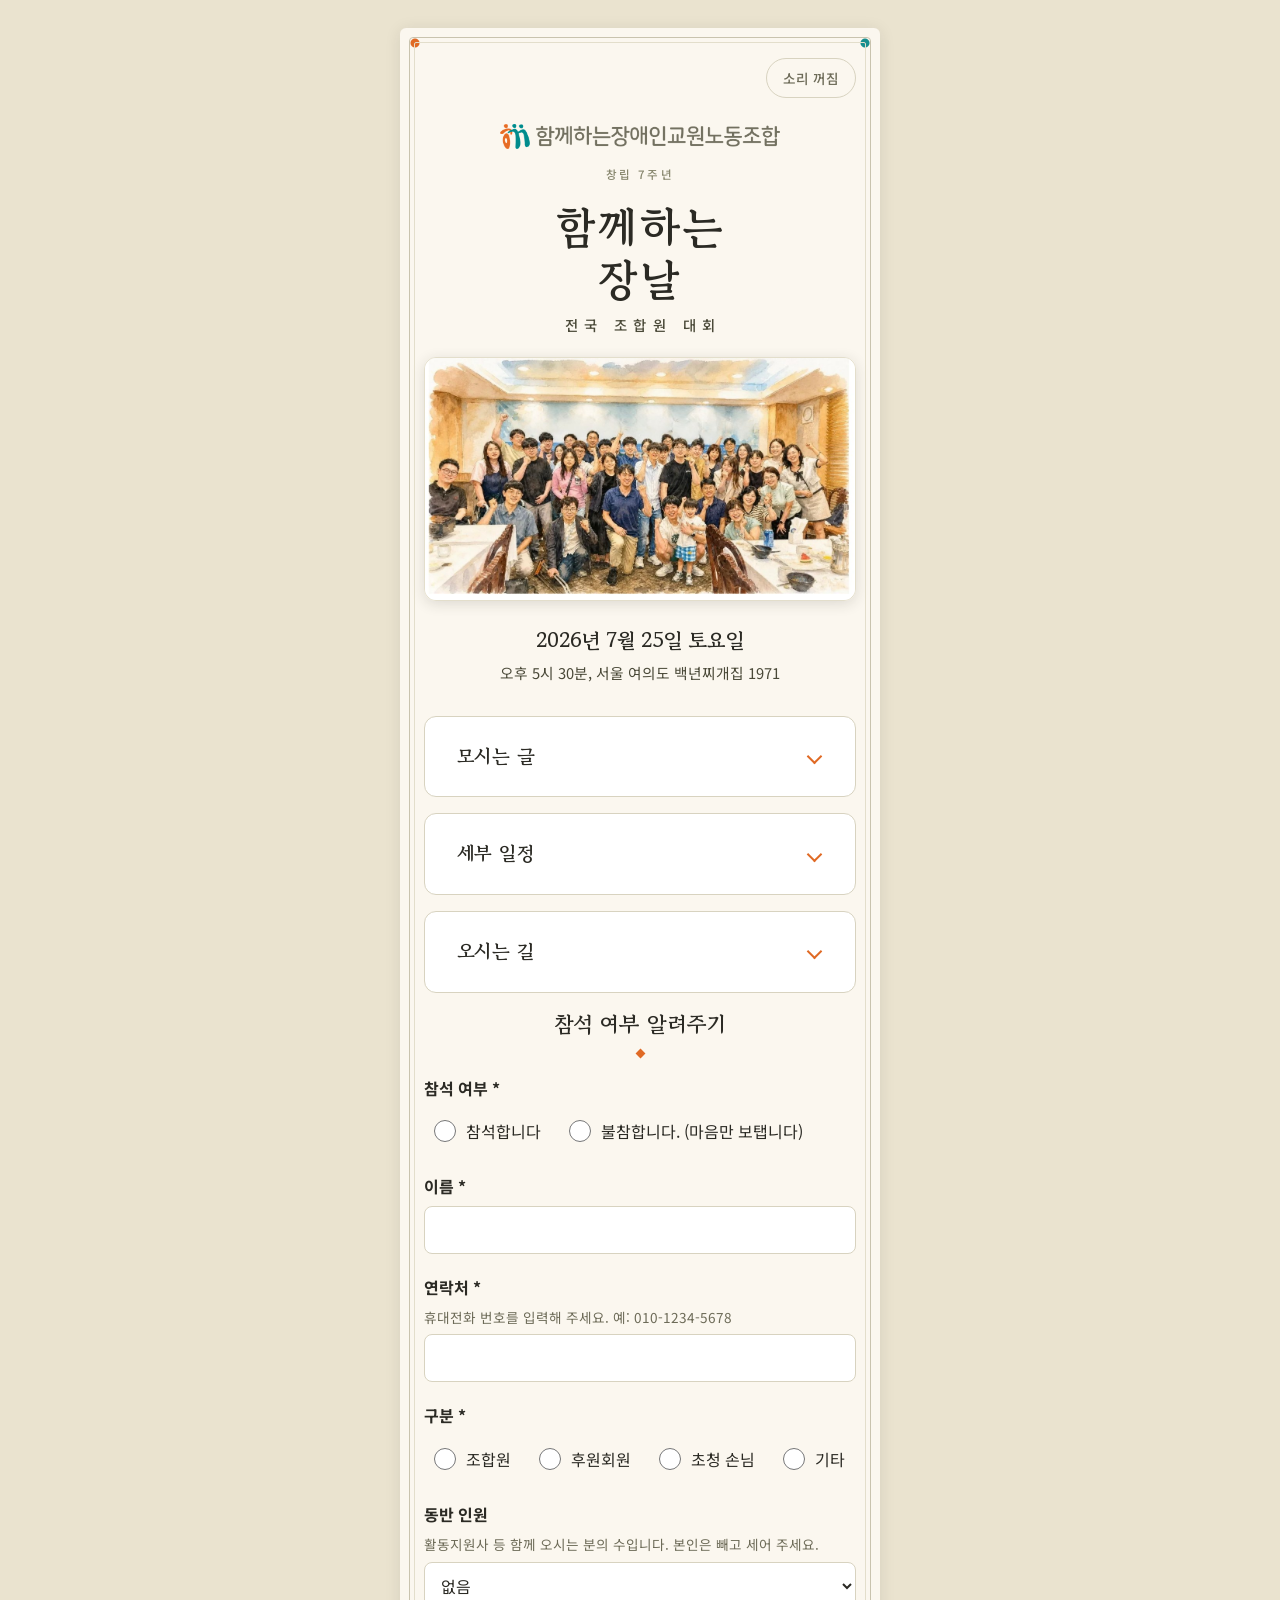
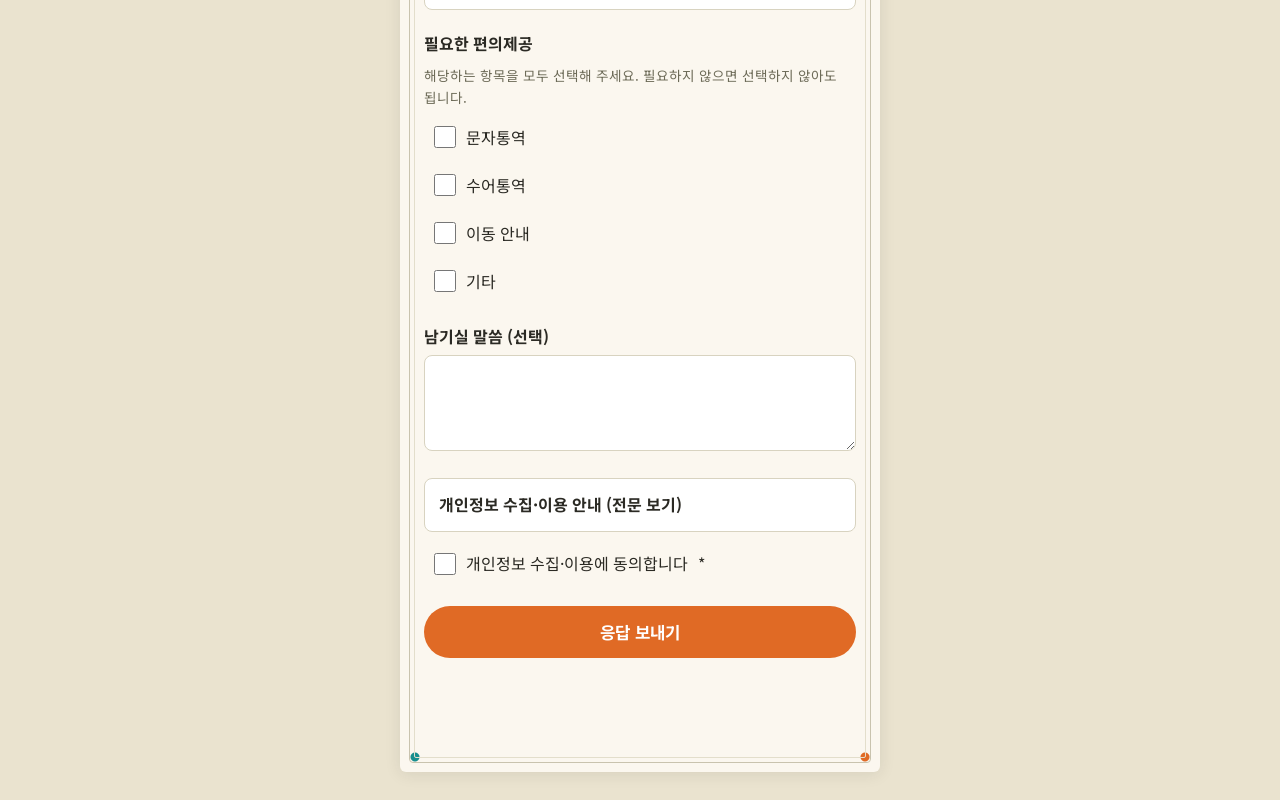
<file: index.html>
<!DOCTYPE html>
<html lang="ko">
<head>
<meta charset="utf-8">
<meta name="viewport" content="width=device-width, initial-scale=1">
<title>함께하는 장날 초대장 · 장교조 창립 7주년</title>
<meta name="description" content="함께하는장애인교원노동조합 창립 7주년 기념 전국 조합원 대회에 초대합니다. 2026년 7월 25일 토요일 오후 5시 30분, 서울 여의도.">
<meta property="og:title" content="함께하는 장날 초대장">
<meta property="og:description" content="장교조 창립 7주년 기념 전국 조합원 대회 · 2026. 7. 25.(토) 17:30 · 서울 여의도">
<meta property="og:type" content="website">
<meta property="og:url" content="https://khudt01.github.io/jangnal-2026/">
<meta property="og:image" content="https://khudt01.github.io/jangnal-2026/assets/og.png">
<meta property="og:image:width" content="1200">
<meta property="og:image:height" content="630">
<meta name="twitter:card" content="summary_large_image">
<link rel="icon" type="image/png" sizes="32x32" href="assets/favicon-32.png">
<link rel="apple-touch-icon" href="assets/apple-touch-icon.png">
<link href="https://fonts.googleapis.com/css2?family=Gowun+Batang:wght@400;700&family=Noto+Sans+KR:wght@300;400;500;700&display=swap" rel="stylesheet">
<link rel="stylesheet" href="css/base.css">
<link rel="stylesheet" href="css/theme.css">
<!-- JS 사용 가능 표시(접이식 기본 접힘). JS 없으면 모든 내용이 그대로 펼쳐진다. -->
<script>document.documentElement.className += " js";</script>
</head>
<body>
<div class="container">
  <div class="frame" aria-hidden="true"></div>

  <!-- ===== 상단 바: 소리 토글 (기본 꺼짐) ===== -->
  <div class="topbar">
    <button type="button" id="sound-toggle" class="sound-toggle" aria-pressed="false">소리 꺼짐</button>
  </div>

  <!-- ===== 표지 (콘셉트 A 「잔치 초대장」) ===== -->
  <header class="hero">
    <img class="hero-logo" src="assets/logo-wide.png" alt="함께하는장애인교원노동조합" width="900" height="79">
    <p class="eyebrow">창립 7주년</p>
    <div class="title-row">
      <h1>함께하는<br>장날</h1>
    </div>
    <p class="subtitle">전국 조합원 대회</p>

    <!-- 대표 이미지: 2026 장날 포스터와 같은 그림 (조합원 단체사진의 수채화 변형) -->
    <figure class="cover-photo">
      <img src="assets/cover-d.jpg" alt="조합원 수십 명이 연회장에 모여 주먹을 불끈 들어 올리고 환하게 웃으며 찍은 단체사진을 수채화로 표현한 그림. 앞줄 가운데에는 어린아이도 함께 있고, 천장의 따뜻한 조명과 뒤편의 하늘색 벽화가 잔치 분위기를 더함." width="1107" height="624">
    </figure>

    <p class="hero-date">2026년 7월 25일 토요일</p>
    <p class="hero-when">오후 5시 30분, 서울 여의도 백년찌개집 1971</p>
  </header>

  <main>
    <!-- ===== 모시는 글 (접이식: 눌러서 펼침) ===== -->
    <details class="fold fold-quote" data-fold>
      <summary class="fold-summary">
        <span class="fold-title">모시는 글</span>
        <span class="fold-icon" aria-hidden="true"></span>
      </summary>
      <div class="fold-body">
        <div class="fold-inner">
          <p>장교조가 어느덧 일곱 돌을 맞이했습니다! 그동안 학교 현장의 차별을 없애고 진정한 평등과 포용을 실현하고자 쉼 없이 달려왔습니다.</p>
          <p>이 모든 과정은 언제나 곁에서 응원해 주신 조합원, 후원회원, 그리고 장교조를 사랑해 주시는 모든 분 덕분에 가능했습니다!</p>
          <p>감사한 마음을 담아 창립 7주년 조합원 대회 ‘함께하는 장날’에 정중히 모십니다.</p>
          <p class="quote-sign">위원장 김헌용 올림</p>
        </div>
      </div>
    </details>

    <!-- ===== 세부 일정 (접이식: 눌러서 펼침) ===== -->
    <details class="fold" data-fold>
      <summary class="fold-summary">
        <span class="fold-title">세부 일정</span>
        <span class="fold-icon" aria-hidden="true"></span>
      </summary>
      <div class="fold-body">
        <div class="fold-inner fold-info">
          <p>일시: 2026년 7월 25일 토요일</p>
          <p>오후 5시 30분, 식사 및 기념식 시작</p>
          <p>오후 7시, 조합원 교류 시간</p>
          <p>편의지원: 문자통역과 수어통역이 준비됩니다.</p>
        </div>
      </div>
    </details>

    <!-- ===== 오시는 길 (접이식: 눌러서 펼침) ===== -->
    <details class="fold" data-fold>
      <summary class="fold-summary">
        <span class="fold-title">오시는 길</span>
        <span class="fold-icon" aria-hidden="true"></span>
      </summary>
      <div class="fold-body">
        <div class="fold-inner fold-info">
          <p>장소: 여의도 백년찌개집 1971<br>
            서울 영등포구 국회대로66길 17 성우빌딩 지하 1층 1호<br>
            (국회의사당역 3번 출구에서 160m)<br>
            <a class="place-map" href="https://naver.me/5dheqAiO" target="_blank" rel="noopener noreferrer">네이버 지도로 길찾기 (새 창)</a></p>
          <figure class="route-map">
            <img src="assets/route-map.jpg" alt="이룸센터에서 북쪽으로 올라가 국회의사당역 동쪽을 지나 오른쪽으로 꺾으면 백년찌개집 1971이 나옵니다." width="900" height="655">
            <figcaption>이룸센터에서 도보 약 6분</figcaption>
          </figure>
        </div>
      </div>
    </details>

    <!-- ===== 참석 응답 (RSVP) : 항상 표시 ===== -->
    <section id="rsvp">
      <h2>참석 여부 알려주기</h2>

      <form id="rsvp-form" novalidate>
        <!-- 허니팟 (봇 차단): 사람은 보지도 채우지도 않음 -->
        <div class="hp" aria-hidden="true">
          <label for="website">웹사이트</label>
          <input type="text" id="website" name="website" tabindex="-1" autocomplete="off">
        </div>

        <fieldset class="field">
          <legend>참석 여부 <span class="req" aria-hidden="true">*</span></legend>
          <div class="choice-group row" id="attendance-group">
            <label class="choice"><input type="radio" name="attendance" value="참석" required> 참석합니다</label>
            <label class="choice"><input type="radio" name="attendance" value="불참"> 불참합니다. (마음만 보탭니다)</label>
          </div>
          <p class="field-error" id="err-attendance" hidden>참석 여부를 선택해 주세요.</p>
        </fieldset>

        <div class="field">
          <label for="name">이름 <span class="req" aria-hidden="true">*</span></label>
          <input type="text" id="name" name="name" required maxlength="40" autocomplete="name">
          <p class="field-error" id="err-name" hidden>이름을 입력해 주세요.</p>
        </div>

        <div class="field">
          <label for="phone">연락처 <span class="req" aria-hidden="true">*</span></label>
          <p class="hint" id="phone-hint">휴대전화 번호를 입력해 주세요. 예: 010-1234-5678</p>
          <input type="tel" id="phone" name="phone" required inputmode="numeric" autocomplete="tel" aria-describedby="phone-hint">
          <p class="field-error" id="err-phone" hidden>연락처를 확인해 주세요. 숫자 8~11자리로 입력해 주세요.</p>
        </div>

        <fieldset class="field">
          <legend>구분 <span class="req" aria-hidden="true">*</span></legend>
          <div class="choice-group row" id="category-group">
            <label class="choice"><input type="radio" name="category" value="조합원" required> 조합원</label>
            <label class="choice"><input type="radio" name="category" value="후원회원"> 후원회원</label>
            <label class="choice"><input type="radio" name="category" value="외빈"> 초청 손님</label>
            <label class="choice"><input type="radio" name="category" value="기타"> 기타</label>
          </div>
          <p class="field-error" id="err-category" hidden>구분을 선택해 주세요.</p>
        </fieldset>

        <div id="attend-only">
          <div class="field">
            <label for="companions">동반 인원</label>
            <p class="hint" id="companions-hint">활동지원사 등 함께 오시는 분의 수입니다. 본인은 빼고 세어 주세요.</p>
            <select id="companions" name="companions" aria-describedby="companions-hint">
              <option value="0" selected>없음</option>
              <option value="1">1명</option>
              <option value="2">2명</option>
              <option value="3">3명</option>
            </select>
          </div>

          <fieldset class="field">
            <legend>필요한 편의제공</legend>
            <p class="hint">해당하는 항목을 모두 선택해 주세요. 필요하지 않으면 선택하지 않아도 됩니다.</p>
            <div class="choice-group">
              <label class="choice"><input type="checkbox" name="accommodations" value="문자통역"> 문자통역</label>
              <label class="choice"><input type="checkbox" name="accommodations" value="수어통역"> 수어통역</label>
              <label class="choice"><input type="checkbox" name="accommodations" value="이동 안내"> 이동 안내</label>
              <label class="choice"><input type="checkbox" name="accommodations" value="기타" id="acc-etc"> 기타</label>
            </div>
            <div class="field" id="acc-note-wrap" hidden>
              <label for="accommodation_note">기타 편의제공 내용</label>
              <input type="text" id="accommodation_note" name="accommodation_note" maxlength="300">
            </div>
          </fieldset>
        </div>

        <div class="field">
          <label for="note">남기실 말씀 (선택)</label>
          <textarea id="note" name="note" maxlength="500"></textarea>
        </div>

        <div class="field">
          <details>
            <summary>개인정보 수집·이용 안내 (전문 보기)</summary>
            <div class="privacy-text">
              <p>수집 항목: 이름, 연락처, 편의제공 요청 내용</p>
              <p>수집 목적: 2026 함께하는 장날 참석 관리, 편의지원 준비, 행사 안내 연락</p>
              <p>보유 기간: 행사 종료 후 30일 이내 파기</p>
              <p>동의를 거부할 수 있으며, 거부 시 참석 응답 접수가 어렵습니다.</p>
            </div>
          </details>
          <label class="choice">
            <input type="checkbox" id="privacy" name="privacy_agreed" required>
            개인정보 수집·이용에 동의합니다 <span class="req" aria-hidden="true">*</span>
          </label>
          <p class="field-error" id="err-privacy" hidden>개인정보 수집·이용 동의가 필요합니다.</p>
        </div>

        <button type="submit" id="submit-btn" class="btn-block">응답 보내기</button>
        <p class="status" id="status" role="status"></p>
      </form>

      <div id="done" hidden>
        <h3 id="done-title"></h3>
        <p id="done-msg"></p>
        <button type="button" id="edit-btn" class="secondary">응답 수정하기</button>
      </div>
    </section>
  </main>
</div>

<script src="js/config.js"></script>
<script src="js/sound.js"></script>
<script src="js/app.js"></script>
</body>
</html>
</file>
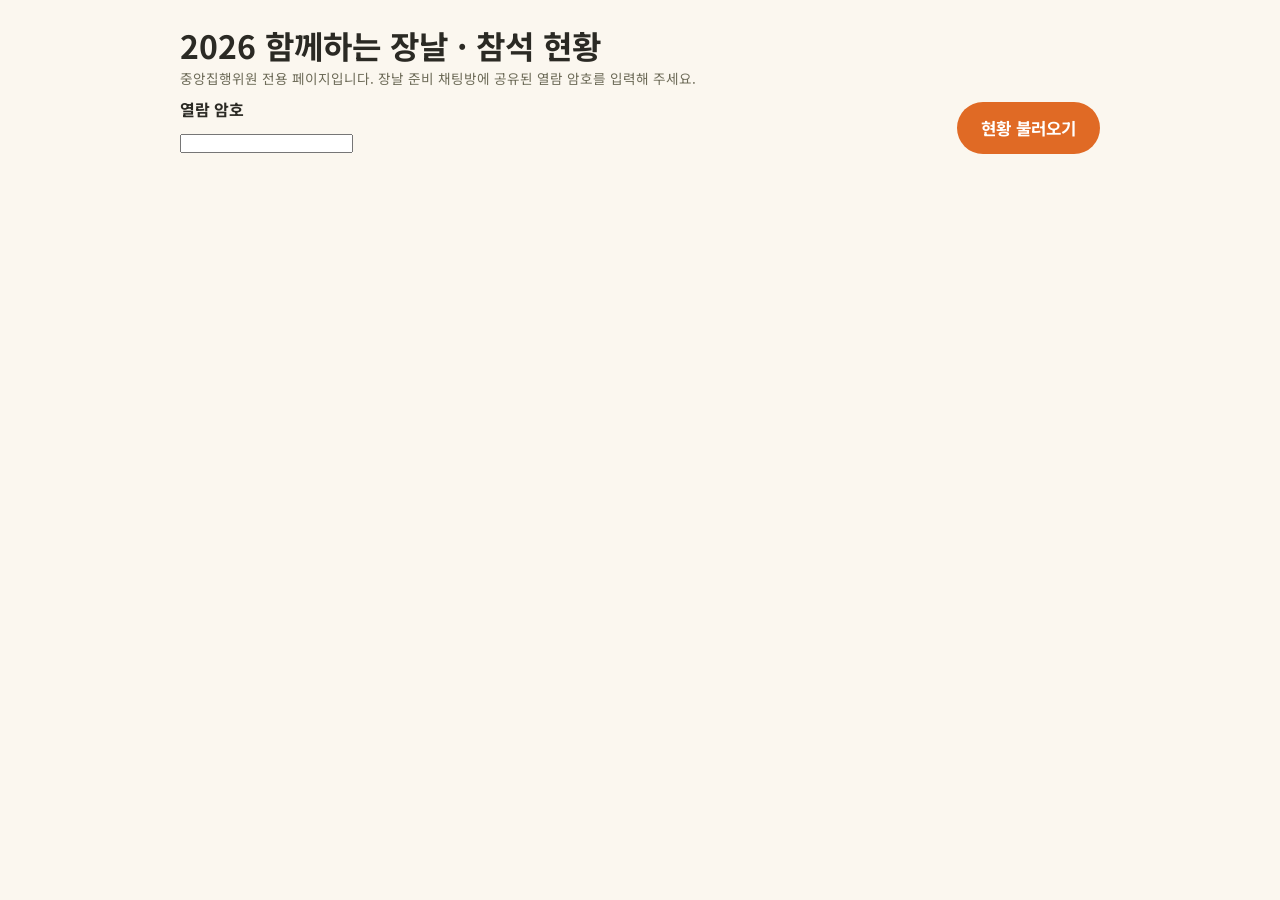
<file: admin.html>
<!DOCTYPE html>
<html lang="ko">
<head>
<meta charset="utf-8">
<meta name="viewport" content="width=device-width, initial-scale=1">
<title>참석 현황 · 2026 함께하는 장날</title>
<meta name="robots" content="noindex, nofollow">
<link href="https://fonts.googleapis.com/css2?family=Noto+Sans+KR:wght@400;500;700&display=swap" rel="stylesheet">
<link rel="stylesheet" href="css/base.css">
<style>
  .container { max-width: 960px; }
  .stats-list { list-style: none; margin-bottom: 20px; }
  .stats-list li { padding: 4px 0; }
  .toolbar { display: flex; flex-wrap: wrap; gap: 10px; margin-bottom: 20px; }
  .token-row { display: flex; gap: 10px; align-items: flex-end; margin-bottom: 24px; flex-wrap: wrap; }
  .token-row .field { margin-bottom: 0; flex: 1 1 240px; }
</style>
</head>
<body>
<div class="container">
  <h1>2026 함께하는 장날 · 참석 현황</h1>
  <p class="hint">중앙집행위원 전용 페이지입니다. 장날 준비 채팅방에 공유된 열람 암호를 입력해 주세요.</p>

  <div class="token-row">
    <div class="field">
      <label for="token">열람 암호</label>
      <input type="password" id="token" autocomplete="off">
    </div>
    <button type="button" id="load-btn">현황 불러오기</button>
  </div>

  <p class="status" id="status" role="status"></p>

  <div id="result" hidden>
    <section aria-labelledby="h-stats">
      <h2 id="h-stats">요약</h2>
      <ul class="stats-list" id="stats"></ul>
    </section>

    <section aria-labelledby="h-table">
      <h2 id="h-table">전체 응답</h2>
      <div class="toolbar">
        <button type="button" id="csv-btn" class="secondary">CSV 내려받기</button>
        <button type="button" id="refresh-btn" class="secondary">새로고침</button>
      </div>
      <div class="table-wrap">
        <table id="table">
          <caption class="sr-only">참석 응답 목록, 최근 제출 순</caption>
          <thead>
            <tr>
              <th scope="col">제출시각</th>
              <th scope="col">참석</th>
              <th scope="col">이름</th>
              <th scope="col">연락처</th>
              <th scope="col">구분</th>
              <th scope="col">동반</th>
              <th scope="col">편의제공</th>
              <th scope="col">남기실 말씀</th>
            </tr>
          </thead>
          <tbody></tbody>
        </table>
      </div>
    </section>
  </div>
</div>

<script src="js/config.js"></script>
<script src="js/admin.js"></script>
</body>
</html>
</file>
<file: css/base.css>
/* 공통 베이스: 접근성·폼·레이아웃. 콘셉트 스킨은 theme.css에서 덮어쓴다. */

:root {
  --ink: #2b2a24;
  --muted: #6d6b58;
  --line: #d8d3c0;
  --bg: #fbf7ef;
  --card: #ffffff;
  --orange: #e06a25;
  --orange-dark: #c25516;
  --teal: #178e8e;
  --red: #c13a2a;
  --focus: #1a6dcc;
}

* { margin: 0; padding: 0; box-sizing: border-box; }

html { font-size: 16px; }

body {
  font-family: "Noto Sans KR", "Malgun Gothic", sans-serif;
  background: var(--bg);
  color: var(--ink);
  line-height: 1.65;
  word-break: keep-all;
  -webkit-text-size-adjust: 100%;
}

.container {
  max-width: 480px;
  margin: 0 auto;
  padding: 24px 20px 60px;
}

h1, h2, h3 { line-height: 1.35; }
h2 { font-size: 1.25rem; margin-bottom: 12px; }

a { color: var(--teal); }

:focus-visible {
  outline: 3px solid var(--focus);
  outline-offset: 2px;
  border-radius: 2px;
}

.sr-only {
  position: absolute;
  width: 1px; height: 1px;
  padding: 0; margin: -1px;
  overflow: hidden;
  clip: rect(0 0 0 0);
  white-space: nowrap;
  border: 0;
}

/* ---- 섹션 ---- */
section { margin-bottom: 36px; }

/* ---- 폼 ---- */
form { text-align: left; }

.field { margin-bottom: 20px; }

label, legend { font-weight: 700; display: block; margin-bottom: 6px; }

.hint { font-size: 0.85rem; color: var(--muted); margin-bottom: 6px; }

input[type="text"],
input[type="tel"],
textarea,
select {
  width: 100%;
  min-height: 48px;
  padding: 10px 12px;
  font-size: 1rem;
  font-family: inherit;
  color: var(--ink);
  background: var(--card);
  border: 1.5px solid var(--line);
  border-radius: 8px;
}
textarea { min-height: 96px; resize: vertical; }

input[aria-invalid="true"],
textarea[aria-invalid="true"] { border-color: var(--red); }

fieldset { border: 0; }
fieldset legend { margin-bottom: 8px; }

.choice-group { display: flex; flex-direction: column; gap: 4px; }
.choice-group.row { flex-direction: row; flex-wrap: wrap; gap: 8px; }

.choice {
  display: flex;
  align-items: center;
  gap: 10px;
  min-height: 44px;
  padding: 4px 10px;
  border-radius: 8px;
  cursor: pointer;
  font-weight: 400;
  margin-bottom: 0;
}
.choice:hover { background: rgba(23, 142, 142, 0.06); }
.choice input {
  width: 22px; height: 22px;
  accent-color: var(--orange);
  flex-shrink: 0;
}

.field-error {
  color: var(--red);
  font-size: 0.85rem;
  font-weight: 700;
  margin-top: 4px;
}

button, .btn {
  font-family: inherit;
  font-size: 1.05rem;
  font-weight: 700;
  min-height: 52px;
  padding: 12px 24px;
  border: 0;
  border-radius: 26px;
  background: var(--orange);
  color: #fff;
  cursor: pointer;
}
button:hover, .btn:hover { background: var(--orange-dark); }
button.secondary {
  background: transparent;
  color: var(--ink);
  border: 1.5px solid var(--line);
}
button.secondary:hover { background: rgba(0, 0, 0, 0.04); }
button[aria-disabled="true"] { opacity: 0.6; cursor: default; }

.btn-block { display: block; width: 100%; }

/* ---- 상단 바: 소리 토글 (기본 꺼짐) ---- */
.topbar {
  display: flex;
  justify-content: flex-end;
  margin-bottom: 8px;
}
.sound-toggle {
  display: inline-flex;
  align-items: center;
  min-height: 40px;
  padding: 6px 16px;
  font-size: 0.85rem;
  font-weight: 500;
  background: transparent;
  color: var(--muted);
  border: 1.5px solid var(--line);
  border-radius: 22px;
}
.sound-toggle:hover { background: rgba(0, 0, 0, 0.04); color: var(--ink); }
.sound-toggle[aria-pressed="true"] { color: var(--teal); border-color: var(--teal); }

/* ---- 접이식 (모시는 글 · 세부 일정): 눌러서 아래로 펼침 ---- */
.fold {
  border: 1.5px solid var(--line);
  border-radius: 12px;
  background: var(--card);
  margin-bottom: 16px;
  overflow: hidden;
}
.fold-summary {
  list-style: none;
  cursor: pointer;
  display: flex;
  align-items: center;
  justify-content: space-between;
  gap: 12px;
  min-height: 56px;
  padding: 14px 18px;
  font-weight: 700;
  -webkit-user-select: none;
  user-select: none;
}
.fold-summary::-webkit-details-marker { display: none; }
.fold-summary:hover { background: rgba(23, 142, 142, 0.05); }
.fold-title { font-size: 1.1rem; }
/* 펼침 안내 화살표 (장식): 접힘=아래, 펼침=위 */
.fold-icon {
  flex: 0 0 auto;
  width: 11px;
  height: 11px;
  margin-right: 3px;
  border-right: 2px solid var(--orange);
  border-bottom: 2px solid var(--orange);
  transform: rotate(45deg);
  transition: transform 0.3s ease;
}
.fold[open] .fold-icon { transform: rotate(-135deg); }
.fold-inner { padding: 2px 18px 18px; }
.fold-inner p { margin-bottom: 8px; }
.fold-inner p:last-child { margin-bottom: 0; }
/* 닫힘 상태에서는 본문을 확실히 숨긴다(브라우저 기본 <details> 접힘 동작에 의존하지 않음).
   펼침/접힘 애니메이션 중에는 JS가 open 상태를 유지하므로 본문이 보인다. */
.fold:not([open]) > .fold-body { display: none; }

/* 상태 통지 (단일 polite live region) */
.status {
  margin-top: 14px;
  font-weight: 700;
  min-height: 1.5em;
}
.status.error { color: var(--red); }
.status.success { color: var(--teal); }

/* 개인정보 동의 전문 */
details {
  border: 1px solid var(--line);
  border-radius: 8px;
  padding: 10px 14px;
  margin-bottom: 10px;
  background: var(--card);
}
details summary {
  cursor: pointer;
  font-weight: 700;
  min-height: 32px;
  display: flex;
  align-items: center;
}
details .privacy-text { font-size: 0.9rem; margin-top: 8px; }
details .privacy-text p { margin-bottom: 6px; }

/* 허니팟: 시각·SR·탭 순서 모두에서 제외 */
.hp { display: none !important; }

/* ---- 표 (관리자) ---- */
.table-wrap { overflow-x: auto; }
table { border-collapse: collapse; width: 100%; font-size: 0.9rem; }
caption { text-align: left; font-weight: 700; margin-bottom: 8px; }
th, td {
  border: 1px solid var(--line);
  padding: 8px 10px;
  text-align: left;
  vertical-align: top;
  white-space: nowrap;
}
td.wrap { white-space: normal; min-width: 160px; }
thead th { background: rgba(23, 142, 142, 0.08); }

/* ---- 모션 최소화 ---- */
@media (prefers-reduced-motion: reduce) {
  *, *::before, *::after {
    animation-duration: 0.01ms !important;
    animation-iteration-count: 1 !important;
    transition-duration: 0.01ms !important;
    scroll-behavior: auto !important;
  }
}
</file>
<file: css/theme.css>
/* 콘셉트 A 「잔치 초대장」 스킨
   장식 요소(프레임·매듭 점·낙관 도장·구분선)는 전부 스크린 리더에서 숨긴다. */

body { background: #eae3cf; }

.container {
  position: relative;
  background: var(--bg);
  margin: 14px auto;
  padding: 30px 24px 40px;
  border-radius: 6px;
  box-shadow: 0 2px 16px rgba(43, 42, 36, 0.1);
  overflow: hidden; /* 표지 열림 연출이 카드 밖으로 새지 않게 */
}
@media (min-width: 520px) {
  .container { margin: 28px auto; }
}

/* 카드 이중 프레임 + 모서리 매듭 점 (순수 장식, 빈 요소) */
.frame {
  position: absolute;
  inset: 9px;
  border: 1px solid #c9c3ae;
  border-radius: 4px;
  pointer-events: none;
  background-image:
    radial-gradient(circle at 5px 5px, #e06a25 4px, transparent 5px),
    radial-gradient(circle at calc(100% - 5px) 5px, #178e8e 4px, transparent 5px),
    radial-gradient(circle at 5px calc(100% - 5px), #178e8e 4px, transparent 5px),
    radial-gradient(circle at calc(100% - 5px) calc(100% - 5px), #e06a25 4px, transparent 5px);
  background-repeat: no-repeat;
}
.frame::after {
  content: "";
  position: absolute;
  inset: 4px;
  border: 1px solid #e3decb;
  border-radius: 2px;
}

/* ---- 표지 ---- */
.hero {
  text-align: center;
  padding: 18px 0 6px;
}

.hero-logo {
  display: block;
  width: 280px;
  max-width: 78%;
  height: auto;
  margin: 0 auto 16px;
}

.eyebrow {
  font-size: 0.72rem;
  letter-spacing: 0.2em;
  color: #87866d;
  font-weight: 500;
  margin-bottom: 16px;
}

.title-row {
  position: relative;
  display: inline-block;
  margin-bottom: 8px;
}

.hero h1 {
  font-family: "Gowun Batang", serif;
  font-size: 2.7rem;
  line-height: 1.22;
  letter-spacing: 0.04em;
}

.subtitle {
  font-size: 0.9rem;
  letter-spacing: 0.45em;
  text-indent: 0.45em;
  color: #4a4938;
  font-weight: 500;
  margin-bottom: 20px;
}

/* 대표 이미지: 작년 함께하는 장날 단체사진의 수채화 변형 (순수 장식) */
.cover-photo {
  margin: 0 0 22px;
  border-radius: 12px;
  overflow: hidden;
  border: 1px solid #e3decb;
  box-shadow: 0 3px 14px rgba(43, 42, 36, 0.14);
}
.cover-photo img {
  display: block;
  width: 100%;
  height: auto;
}

.hero-date {
  font-family: "Gowun Batang", serif;
  font-size: 1.3rem;
  font-weight: 700;
  margin-bottom: 4px;
}
.hero-when {
  font-size: 0.92rem;
  color: #4a4938;
  margin-bottom: 24px;
}

.hero-cta {
  text-decoration: none;
  display: flex;
  align-items: center;
  justify-content: center;
  letter-spacing: 0.05em;
  box-shadow: 0 3px 10px rgba(224, 106, 37, 0.35);
}

/* ---- 본문 장(step) ---- */
main section { text-align: center; }
#rsvp { text-align: left; }
#rsvp h2 { text-align: center; }

main h2 {
  font-family: "Gowun Batang", serif;
  font-size: 1.35rem;
  margin-bottom: 4px;
}
main h2::after {
  content: "";
  display: block;
  width: 7px;
  height: 7px;
  background: var(--orange);
  transform: rotate(45deg);
  margin: 12px auto 18px;
}

/* ---- 접이식 스킨 (잔치 초대장 톤) ---- */
/* 제목은 명조 서체로 표지·본문과 결을 맞춘다. */
.fold-title {
  font-family: "Gowun Batang", serif;
  font-size: 1.2rem;
  letter-spacing: 0.02em;
}
.fold[open] { box-shadow: 0 2px 10px rgba(43, 42, 36, 0.08); }

/* 세부 일정: 각 항목 앞에 다이아몬드 말머리(장식, 스크린리더 미읽음).
   여러 줄로 넘어가도 본문이 말머리 오른쪽에 맞춰 정렬되도록 매달린 들여쓰기. */
.fold-info p {
  position: relative;
  padding-left: 18px;
  margin-bottom: 12px;
}
.fold-info p:last-child { margin-bottom: 0; }
/* 지도 길찾기 링크 */
.fold-info .place-map {
  display: inline-block;
  margin-top: 6px;
  min-height: 32px;
  padding: 4px 0;
  font-size: 0.9rem;
  font-weight: 500;
  color: var(--teal);
  text-decoration: underline;
  text-underline-offset: 2px;
}
/* 오시는 길 약도 (이룸센터 → 백년찌개집) */
.fold-info .route-map {
  max-width: 215px;
  margin: 10px auto 4px;
  border: 1px solid #e3decb;
  border-radius: 10px;
  overflow: hidden;
  box-shadow: 0 2px 8px rgba(43, 42, 36, 0.08);
}
.fold-info .route-map img {
  display: block;
  width: 100%;
  height: auto;
}
.fold-info .route-map figcaption {
  font-size: 0.8rem;
  color: var(--muted);
  text-align: center;
  padding: 6px 8px;
  background: rgba(23, 142, 142, 0.05);
}
.fold-info p::before {
  content: "";
  position: absolute;
  left: 2px;
  top: 0.6em;
  width: 6px;
  height: 6px;
  background: var(--orange);
  transform: rotate(45deg);
}

/* 모시는 글: 초대 문안은 명조 서체로, 넉넉한 줄간격으로 */
.fold-quote .fold-inner {
  text-align: center;
}
.fold-quote .fold-inner p {
  font-family: "Gowun Batang", serif;
  line-height: 1.75;
  margin-bottom: 18px;
  text-wrap: balance; /* 수동 줄바꿈이 없더라도 줄 길이를 고르게 (미지원 시 무시) */
}
.fold-quote .fold-inner p:last-child { margin-bottom: 0; }
/* 서명: 초대 문안 아래 오른쪽으로, 위 여백을 넉넉히 */
.fold-quote .fold-inner p.quote-sign {
  margin-top: 24px;
  text-align: right;
}

/* ================= 펼침 애니메이션 ================= */
/* 접이식 본문은 JS가 height를 0↔내용 높이로 전환해 아래로 부드럽게 펼친다.
   JS가 없으면 <details>가 그대로 즉시 펼쳐진다(내용 접근 가능).
   prefers-reduced-motion에서는 JS가 애니메이션을 건너뛰고 즉시 토글한다. */
.fold-body { will-change: height; }
</file>
